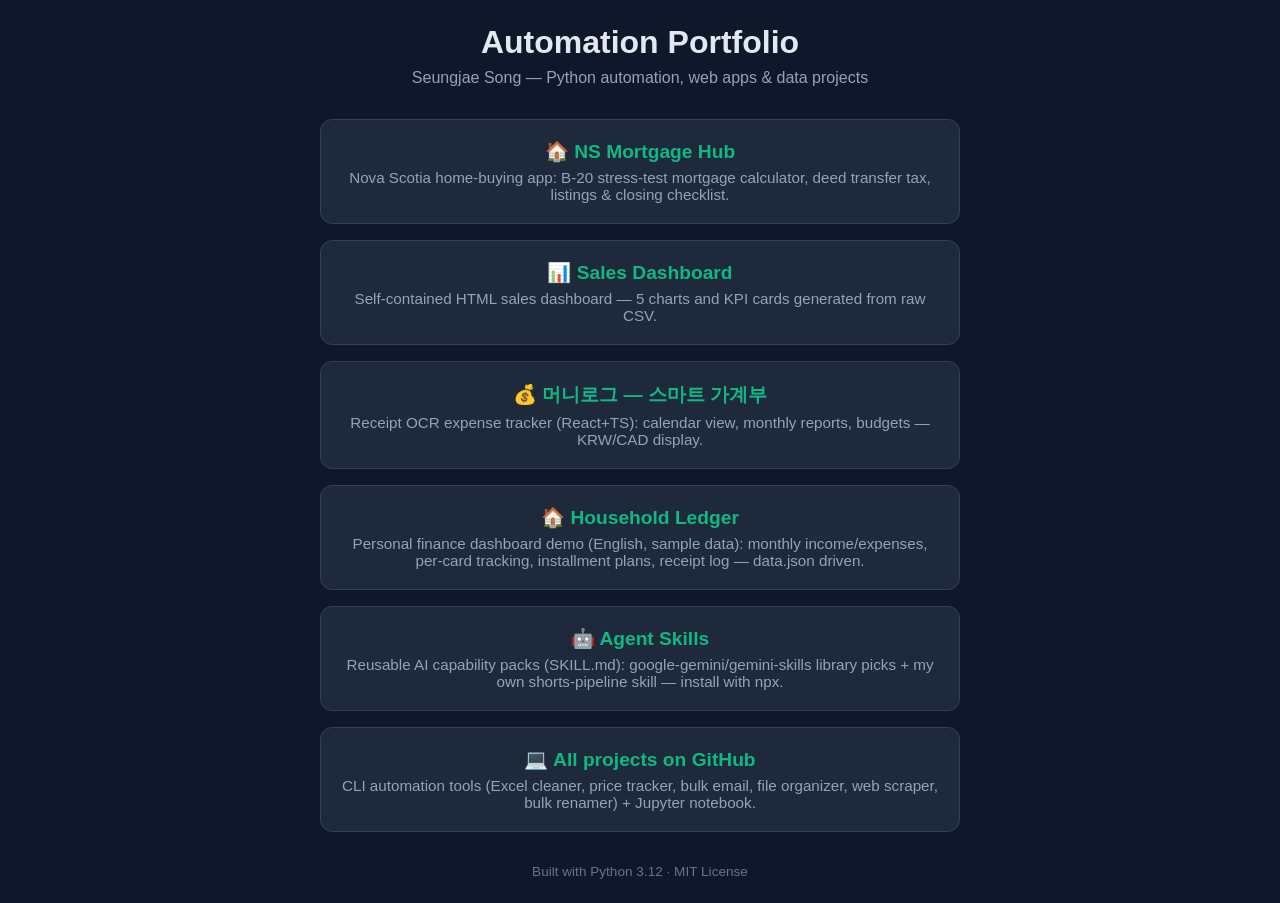
<file: index.html>
<!DOCTYPE html>
<html lang="en">
<head>
<meta charset="UTF-8">
<meta name="viewport" content="width=device-width, initial-scale=1.0">
<title>Seungjae Song — Automation Portfolio</title>
<style>
  * { box-sizing: border-box; margin: 0; padding: 0; }
  body { font-family: -apple-system, BlinkMacSystemFont, "Segoe UI", Roboto, sans-serif; background: #0f172a; color: #e2e8f0; min-height: 100vh; display: flex; align-items: center; justify-content: center; padding: 24px; }
  .wrap { max-width: 640px; width: 100%; text-align: center; }
  h1 { font-size: 2rem; margin-bottom: 8px; }
  p.sub { color: #94a3b8; margin-bottom: 32px; }
  .cards { display: grid; gap: 16px; }
  a.card { display: block; background: #1e293b; border: 1px solid #334155; border-radius: 12px; padding: 20px; text-decoration: none; color: inherit; transition: transform .15s, border-color .15s; }
  a.card:hover { transform: translateY(-2px); border-color: #10b981; }
  a.card h2 { font-size: 1.2rem; color: #10b981; margin-bottom: 6px; }
  a.card p { color: #94a3b8; font-size: .95rem; }
  .foot { margin-top: 32px; color: #64748b; font-size: .85rem; }
  .foot a { color: #10b981; }
</style>
</head>
<body>
<div class="wrap">
  <h1>Automation Portfolio</h1>
  <p class="sub">Seungjae Song — Python automation, web apps &amp; data projects</p>
  <div class="cards">
    <a class="card" href="./ns-mortgage-hub/">
      <h2>🏠 NS Mortgage Hub</h2>
      <p>Nova Scotia home-buying app: B-20 stress-test mortgage calculator, deed transfer tax, listings &amp; closing checklist.</p>
    </a>
    <a class="card" href="./dashboard-demo/dashboard/">
      <h2>📊 Sales Dashboard</h2>
      <p>Self-contained HTML sales dashboard — 5 charts and KPI cards generated from raw CSV.</p>
    </a>
    <a class="card" href="./moneylog/">
      <h2>💰 머니로그 — 스마트 가계부</h2>
      <p>Receipt OCR expense tracker (React+TS): calendar view, monthly reports, budgets — KRW/CAD display.</p>
    </a>
    <a class="card" href="./household/">
      <h2>🏠 Household Ledger</h2>
      <p>Personal finance dashboard demo (English, sample data): monthly income/expenses, per-card tracking, installment plans, receipt log — data.json driven.</p>
    </a>
    <a class="card" href="./agent-skills/">
      <h2>🤖 Agent Skills</h2>
      <p>Reusable AI capability packs (SKILL.md): google-gemini/gemini-skills library picks + my own shorts-pipeline skill — install with npx.</p>
    </a>
    <a class="card" href="https://github.com/ocean1547-ui/automation-portfolio">
      <h2>💻 All projects on GitHub</h2>
      <p>CLI automation tools (Excel cleaner, price tracker, bulk email, file organizer, web scraper, bulk renamer) + Jupyter notebook.</p>
    </a>
  </div>
  <p class="foot">Built with Python 3.12 · MIT License</p>
</div>
</body>
</html>
</file>
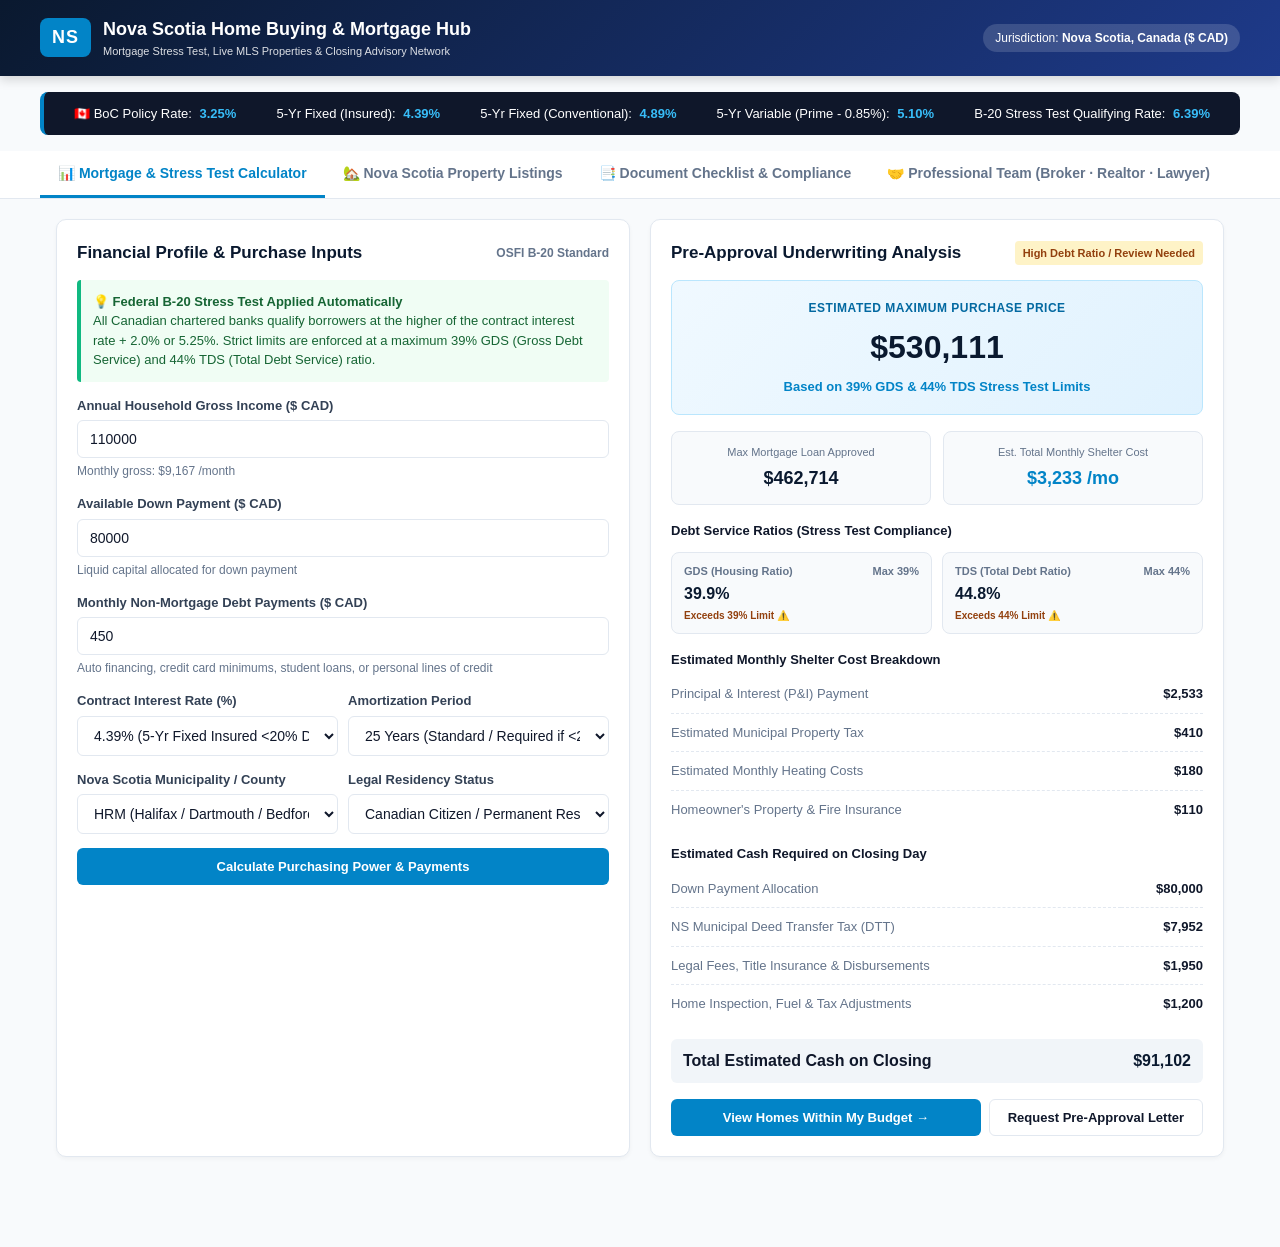
<file: ns-mortgage-hub/index.html>
<!DOCTYPE html>
<html lang="en">
<head>
  <meta charset="UTF-8" />
  <meta name="viewport" content="width=device-width, initial-scale=1.0" />
  <title>Nova Scotia Home Buying & Mortgage Intelligence Platform | Canada</title>
  <style>
    :root {
      --primary: #0a192f;
      --primary-light: #1e3a8a;
      --secondary: #0284c7;
      --accent: #f59e0b;
      --success: #10b981;
      --danger: #ef4444;
      --bg: #f8fafc;
      --card: #ffffff;
      --border: #e2e8f0;
      --text: #0f172a;
      --muted: #64748b;
    }
    * { box-sizing: border-box; margin: 0; padding: 0; font-family: -apple-system, BlinkMacSystemFont, "Segoe UI", Roboto, Helvetica, Arial, sans-serif; }
    body { background: var(--bg); color: var(--text); padding-bottom: 50px; line-height: 1.5; -webkit-font-smoothing: antialiased; }

    header { background: linear-gradient(135deg, #0a192f, #1e3a8a); color: white; padding: 16px 20px; position: sticky; top: 0; z-index: 100; box-shadow: 0 4px 10px rgba(0,0,0,0.15); }
    .header-inner { max-width: 1200px; margin: 0 auto; display: flex; justify-content: space-between; align-items: center; flex-wrap: wrap; gap: 10px; }
    .brand { display: flex; align-items: center; gap: 12px; }
    .logo-badge { background: #0284c7; color: white; font-weight: 800; font-size: 18px; padding: 6px 12px; border-radius: 8px; letter-spacing: 1px; }

    .rates-ticker { background: #0f172a; color: white; padding: 12px 16px; border-radius: 8px; margin: 16px auto; max-width: 1200px; display: flex; justify-content: space-around; flex-wrap: wrap; gap: 12px; font-size: 13px; border-left: 4px solid var(--secondary); }
    .rates-ticker .val { color: #38bdf8; font-weight: 700; margin-left: 4px; }

    nav { background: white; border-bottom: 1px solid var(--border); position: sticky; top: 62px; z-index: 90; }
    .nav-inner { max-width: 1200px; margin: 0 auto; display: flex; overflow-x: auto; }
    .tab-btn { padding: 14px 18px; border: none; background: none; font-size: 14px; font-weight: 600; color: var(--muted); cursor: pointer; border-bottom: 3px solid transparent; white-space: nowrap; transition: 0.2s; }
    .tab-btn:hover { color: var(--secondary); }
    .tab-btn.active { color: var(--secondary); border-bottom-color: var(--secondary); }

    main { max-width: 1200px; margin: 20px auto; padding: 0 16px; }
    .tab-pane { display: none; }
    .tab-pane.active { display: block; animation: fadeIn 0.25s ease; }
    @keyframes fadeIn { from { opacity: 0; transform: translateY(4px); } to { opacity: 1; transform: translateY(0); } }

    .grid-2 { display: grid; grid-template-columns: 1fr 1fr; gap: 20px; }
    .grid-3 { display: grid; grid-template-columns: repeat(auto-fill, minmax(320px, 1fr)); gap: 18px; }
    @media(max-width: 860px) { .grid-2 { grid-template-columns: 1fr; } }

    .card { background: white; border-radius: 10px; border: 1px solid var(--border); padding: 20px; box-shadow: 0 2px 4px rgba(0,0,0,0.04); margin-bottom: 20px; }
    .card-title { font-size: 17px; font-weight: 700; color: var(--primary); margin-bottom: 14px; display: flex; justify-content: space-between; align-items: center; flex-wrap: wrap; gap: 8px; }

    .form-group { margin-bottom: 14px; }
    .form-group label { display: block; font-size: 13px; font-weight: 600; margin-bottom: 5px; color: #334155; }
    .form-control { width: 100%; padding: 10px 12px; border: 1px solid var(--border); border-radius: 6px; font-size: 14px; background: white; color: var(--text); }
    .form-control:focus { outline: none; border-color: var(--secondary); box-shadow: 0 0 0 3px rgba(2,132,199,0.15); }
    .help { font-size: 12px; color: var(--muted); margin-top: 4px; }

    .info-box { background: #f0fdf4; border-left: 4px solid var(--success); padding: 12px; border-radius: 4px; font-size: 13px; margin-bottom: 14px; color: #166534; line-height: 1.5; }
    .info-box-blue { background: #f0f9ff; border-left: 4px solid var(--secondary); padding: 12px; border-radius: 4px; font-size: 13px; margin-bottom: 14px; color: #075985; line-height: 1.5; }

    .btn { display: inline-flex; align-items: center; justify-content: center; gap: 6px; padding: 10px 18px; border-radius: 6px; font-weight: 600; font-size: 13px; cursor: pointer; border: 1px solid transparent; transition: 0.2s; text-decoration: none; }
    .btn-primary { background: var(--secondary); color: white; }
    .btn-primary:hover { background: #0270a6; }
    .btn-outline { border-color: var(--border); background: white; color: var(--text); }
    .btn-outline:hover { background: #f1f5f9; }
    .btn-block { width: 100%; }
    .btn-sm { padding: 6px 12px; font-size: 12px; }

    .result-banner { background: linear-gradient(135deg, #f0f9ff 0%, #e0f2fe 100%); border: 1px solid #bae6fd; border-radius: 8px; padding: 18px; text-align: center; margin-bottom: 16px; }
    .result-banner .lbl { font-size: 12px; font-weight: 700; color: #0369a1; text-transform: uppercase; letter-spacing: 0.5px; }
    .result-banner .val { font-size: 32px; font-weight: 800; color: var(--primary); margin: 6px 0; white-space: nowrap; }
    .result-banner .sub { font-size: 13px; color: #0284c7; font-weight: 600; }

    .metric-grid { display: grid; grid-template-columns: 1fr 1fr; gap: 12px; margin-bottom: 16px; }
    .metric-box { background: #f8fafc; border: 1px solid var(--border); padding: 12px; border-radius: 8px; text-align: center; }
    .metric-box .m-lbl { font-size: 11px; color: var(--muted); margin-bottom: 4px; word-break: normal; }
    .metric-box .m-val { font-size: 18px; font-weight: 800; color: var(--primary); white-space: nowrap; }

    .ratio-status-grid { display: grid; grid-template-columns: 1fr 1fr; gap: 10px; margin: 12px 0 16px 0; }
    .ratio-card { background: #f8fafc; border: 1px solid var(--border); border-radius: 8px; padding: 10px 12px; }
    .ratio-card .r-title { font-size: 11px; color: var(--muted); font-weight: 600; display: flex; justify-content: space-between; }
    .ratio-card .r-val { font-size: 16px; font-weight: 800; color: var(--primary); margin: 2px 0; }
    .ratio-card .r-note { font-size: 10px; color: #166534; font-weight: 600; }

    .breakdown-table { width: 100%; border-collapse: collapse; margin-bottom: 16px; font-size: 13px; }
    .breakdown-table tr { border-bottom: 1px dashed var(--border); }
    .breakdown-table tr:last-child { border-bottom: none; }
    .breakdown-table td { padding: 9px 0; vertical-align: middle; }
    .breakdown-table td.lbl { color: var(--muted); text-align: left; }
    .breakdown-table td.val { text-align: right; font-weight: 600; color: var(--text); white-space: nowrap; }

    .total-highlight-row { background: #f1f5f9; border-radius: 6px; padding: 10px 12px; display: flex; justify-content: space-between; align-items: center; font-weight: 700; margin-top: 6px; }

    .badge { padding: 4px 8px; border-radius: 4px; font-size: 11px; font-weight: 700; white-space: nowrap; }
    .badge-success { background: #dcfce7; color: #166534; }
    .badge-warning { background: #fef3c7; color: #92400e; }
    .badge-danger { background: #fee2e2; color: #991b1b; }
    .badge-primary { background: #e0f2fe; color: #0369a1; }

    .filter-bar { background: white; padding: 12px; border-radius: 8px; border: 1px solid var(--border); margin-bottom: 16px; display: flex; gap: 10px; flex-wrap: wrap; align-items: center; }
    .prop-card { background: white; border: 1px solid var(--border); border-radius: 10px; overflow: hidden; box-shadow: 0 2px 4px rgba(0,0,0,0.04); display: flex; flex-direction: column; transition: transform 0.2s; }
    .prop-card:hover { transform: translateY(-3px); box-shadow: 0 8px 16px rgba(0,0,0,0.08); }
    .prop-banner { height: 160px; color: white; display: flex; flex-direction: column; justify-content: space-between; padding: 14px; position: relative; }
    .prop-body { padding: 16px; flex: 1; display: flex; flex-direction: column; }
    .prop-specs { display: flex; justify-content: space-between; background: #f8fafc; padding: 8px 10px; border-radius: 6px; font-size: 12px; margin: 10px 0; color: #475569; }

    .check-item { display: flex; gap: 12px; align-items: flex-start; padding: 12px 0; border-bottom: 1px solid #f1f5f9; }
    .check-item input[type=checkbox] { width: 18px; height: 18px; margin-top: 2px; accent-color: var(--secondary); cursor: pointer; flex-shrink: 0; }

    .modal-wrap { display: none; position: fixed; top: 0; left: 0; right: 0; bottom: 0; background: rgba(15,23,42,0.6); backdrop-filter: blur(4px); z-index: 200; align-items: center; justify-content: center; padding: 16px; }
    .modal-wrap.open { display: flex; }
    .modal-box { background: white; border-radius: 10px; width: 100%; max-width: 540px; max-height: 90vh; overflow-y: auto; padding: 24px; box-shadow: 0 20px 25px -5px rgba(0,0,0,0.2); }

    @media print { header, nav, .btn, .filter-bar, .modal-wrap { display: none !important; } .tab-pane { display: block !important; } }
  </style>
</head>
<body>

  <header>
    <div class="header-inner">
      <div class="brand">
        <span class="logo-badge">NS</span>
        <div>
          <h1 style="font-size: 18px; font-weight: 700;">Nova Scotia Home Buying & Mortgage Hub</h1>
          <p style="font-size: 11px; opacity: 0.85;">Mortgage Stress Test, Live MLS Properties & Closing Advisory Network</p>
        </div>
      </div>
      <div style="font-size: 12px; background: rgba(255,255,255,0.15); padding: 5px 12px; border-radius: 16px;">
        Jurisdiction: <strong>Nova Scotia, Canada ($ CAD)</strong>
      </div>
    </div>
  </header>

  <div class="rates-ticker">
    <div>🇨🇦 BoC Policy Rate: <span class="val">3.25%</span></div>
    <div>5-Yr Fixed (Insured): <span class="val">4.39%</span></div>
    <div>5-Yr Fixed (Conventional): <span class="val">4.89%</span></div>
    <div>5-Yr Variable (Prime - 0.85%): <span class="val">5.10%</span></div>
    <div>B-20 Stress Test Qualifying Rate: <span class="val" id="ticker-stress">6.39%</span></div>
  </div>

  <nav>
    <div class="nav-inner">
      <button class="tab-btn active" onclick="switchTab('calc')">📊 Mortgage & Stress Test Calculator</button>
      <button class="tab-btn" onclick="switchTab('props')">🏡 Nova Scotia Property Listings</button>
      <button class="tab-btn" onclick="switchTab('docs')">📑 Document Checklist & Compliance</button>
      <button class="tab-btn" onclick="switchTab('pros')">🤝 Professional Team (Broker · Realtor · Lawyer)</button>
      <button class="tab-btn" onclick="switchTab('summary')">📄 Buyer's Approval Summary</button>
    </div>
  </nav>

  <main>
    <section id="tab-calc" class="tab-pane active">
      <div class="grid-2">
        <div class="card">
          <div class="card-title">
            <span>Financial Profile & Purchase Inputs</span>
            <span style="font-size: 12px; color: var(--muted);">OSFI B-20 Standard</span>
          </div>
          <div class="info-box">
            <strong>💡 Federal B-20 Stress Test Applied Automatically</strong><br/>
            All Canadian chartered banks qualify borrowers at the higher of the contract interest rate + 2.0% or 5.25%. Strict limits are enforced at a maximum 39% GDS (Gross Debt Service) and 44% TDS (Total Debt Service) ratio.
          </div>
          <div class="form-group">
            <label>Annual Household Gross Income ($ CAD)</label>
            <input type="number" id="in-income" class="form-control" value="110000" step="5000" oninput="recalc()" />
            <div class="help" id="help-income">Monthly gross: $9,167 /month</div>
          </div>
          <div class="form-group">
            <label>Available Down Payment ($ CAD)</label>
            <input type="number" id="in-down" class="form-control" value="80000" step="5000" oninput="recalc()" />
            <div class="help" id="help-down">Liquid capital allocated for down payment</div>
          </div>
          <div class="form-group">
            <label>Monthly Non-Mortgage Debt Payments ($ CAD)</label>
            <input type="number" id="in-debts" class="form-control" value="450" step="50" oninput="recalc()" />
            <div class="help">Auto financing, credit card minimums, student loans, or personal lines of credit</div>
          </div>
          <div class="grid-2" style="gap: 10px; margin-bottom: 14px;">
            <div class="form-group" style="margin-bottom:0;">
              <label>Contract Interest Rate (%)</label>
              <select id="in-rate" class="form-control" onchange="recalc()">
                <option value="4.39" selected>4.39% (5-Yr Fixed Insured &lt;20% Down)</option>
                <option value="4.69">4.69% (3-Yr Fixed Insured)</option>
                <option value="4.89">4.89% (5-Yr Fixed Conventional 20%+ Down)</option>
                <option value="5.10">5.10% (5-Yr Variable Insured - P-0.85%)</option>
                <option value="5.45">5.45% (3-Yr Fixed Conventional)</option>
              </select>
            </div>
            <div class="form-group" style="margin-bottom:0;">
              <label>Amortization Period</label>
              <select id="in-amort" class="form-control" onchange="recalc()">
                <option value="25" selected>25 Years (Standard / Required if &lt;20% Down)</option>
                <option value="30">30 Years (Available with 20%+ Down)</option>
              </select>
            </div>
          </div>
          <div class="grid-2" style="gap: 10px; margin-bottom: 14px;">
            <div class="form-group" style="margin-bottom:0;">
              <label>Nova Scotia Municipality / County</label>
              <select id="in-mun" class="form-control" onchange="recalc()">
                <option value="halifax" selected>HRM (Halifax / Dartmouth / Bedford - 1.5% DTT)</option>
                <option value="colchester">Colchester County (Truro - 1.0% DTT)</option>
                <option value="kings">Kings County / Annapolis Valley (Wolfville - 1.5% DTT)</option>
              </select>
            </div>
            <div class="form-group" style="margin-bottom:0;">
              <label>Legal Residency Status</label>
              <select id="in-status" class="form-control" onchange="recalc()">
                <option value="pr" selected>Canadian Citizen / Permanent Resident (PR)</option>
                <option value="wp">Work Permit Holder (Valid 183+ Days &amp; Job Offer)</option>
                <option value="non">Non-Resident / Out-of-Province Buyer</option>
              </select>
            </div>
          </div>
          <button class="btn btn-primary btn-block" onclick="recalc()">Calculate Purchasing Power &amp; Payments</button>
        </div>

        <div class="card">
          <div class="card-title">
            <span>Pre-Approval Underwriting Analysis</span>
            <span class="badge badge-success" id="badge-status">Approval Viable / Low Risk</span>
          </div>

          <div class="result-banner">
            <div class="lbl">Estimated Maximum Purchase Price</div>
            <div class="val" id="out-max-price">$586,000</div>
            <div class="sub" id="out-max-price-sub">Based on 39% GDS &amp; 44% TDS Stress Test Limits</div>
          </div>

          <div class="metric-grid">
            <div class="metric-box">
              <div class="m-lbl">Max Mortgage Loan Approved</div>
              <div class="m-val" id="out-max-mortgage">$506,000</div>
            </div>
            <div class="metric-box">
              <div class="m-lbl">Est. Total Monthly Shelter Cost</div>
              <div class="m-val" style="color: var(--secondary);" id="out-monthly-total">$3,420 /mo</div>
            </div>
          </div>

          <div style="font-size: 13px; font-weight: 700; margin-bottom: 6px;">Debt Service Ratios (Stress Test Compliance)</div>
          <div class="ratio-status-grid">
            <div class="ratio-card" id="card-gds">
              <div class="r-title"><span>GDS (Housing Ratio)</span><span>Max 39%</span></div>
              <div class="r-val" id="out-gds">35.2%</div>
              <div class="r-note" id="note-gds">Compliant &amp; Safe Zone ✅</div>
            </div>
            <div class="ratio-card" id="card-tds">
              <div class="r-title"><span>TDS (Total Debt Ratio)</span><span>Max 44%</span></div>
              <div class="r-val" id="out-tds">40.1%</div>
              <div class="r-note" id="note-tds">Compliant &amp; Safe Zone ✅</div>
            </div>
          </div>

          <div style="font-size: 13px; font-weight: 700; margin: 14px 0 6px 0;">Estimated Monthly Shelter Cost Breakdown</div>
          <table class="breakdown-table">
            <tr><td class="lbl">Principal &amp; Interest (P&amp;I) Payment</td><td class="val" id="out-pi">$2,860</td></tr>
            <tr><td class="lbl">Estimated Municipal Property Tax</td><td class="val" id="out-tax">$410</td></tr>
            <tr><td class="lbl">Estimated Monthly Heating Costs</td><td class="val" id="out-heat">$180</td></tr>
            <tr><td class="lbl">Homeowner's Property &amp; Fire Insurance</td><td class="val" id="out-ins">$110</td></tr>
          </table>

          <div style="font-size: 13px; font-weight: 700; margin: 14px 0 6px 0;">Estimated Cash Required on Closing Day</div>
          <table class="breakdown-table">
            <tr><td class="lbl">Down Payment Allocation</td><td class="val" id="out-close-down">$80,000</td></tr>
            <tr><td class="lbl">NS Municipal Deed Transfer Tax (DTT)</td><td class="val" id="out-close-dtt">$8,790</td></tr>
            <tr><td class="lbl">Legal Fees, Title Insurance &amp; Disbursements</td><td class="val">$1,950</td></tr>
            <tr><td class="lbl">Home Inspection, Fuel &amp; Tax Adjustments</td><td class="val">$1,200</td></tr>
          </table>

          <div class="total-highlight-row">
            <span>Total Estimated Cash on Closing</span>
            <span id="out-close-total" style="color: var(--primary); font-size: 16px;">$91,940</span>
          </div>

          <div style="margin-top: 16px; display: flex; gap: 8px;">
            <button class="btn btn-primary" style="flex:1;" onclick="switchTab('props'); filterBudget();">View Homes Within My Budget →</button>
            <button class="btn btn-outline" onclick="openModal('broker')">Request Pre-Approval Letter</button>
          </div>
        </div>
      </div>
    </section>

    <section id="tab-props" class="tab-pane">
      <div class="filter-bar">
        <label style="font-size:13px; font-weight:700;">Region:</label>
        <select id="flt-region" class="form-control" style="width:auto;" onchange="renderProps()">
          <option value="all">All Nova Scotia</option>
          <option value="Bedford">Bedford</option>
          <option value="Halifax Peninsula">Halifax Peninsula</option>
          <option value="Dartmouth">Dartmouth</option>
          <option value="Halifax Mainland">Halifax Mainland (Clayton Park)</option>
          <option value="Fall River">Fall River</option>
          <option value="Truro">Truro</option>
        </select>
        <label style="font-size:13px; font-weight:700; margin-left:10px;">Property Type:</label>
        <select id="flt-type" class="form-control" style="width:auto;" onchange="renderProps()">
          <option value="all">All Property Types</option>
          <option value="Single Family Detached">Single Family Detached</option>
          <option value="Townhouse">Townhouse</option>
          <option value="Condominium">Condominium</option>
        </select>
        <label style="display:flex; align-items:center; gap:6px; margin-left:auto; cursor:pointer; font-size:13px; font-weight:700; color:var(--secondary);">
          <input type="checkbox" id="flt-budget" onchange="renderProps()" /> 🎯 Show Only Homes Within My Approved Budget
        </label>
      </div>

      <div class="grid-3" id="props-list"></div>
    </section>

    <section id="tab-docs" class="tab-pane">
      <div class="card">
        <div class="card-title">
          <span>Mortgage Underwriting &amp; Closing Document Checklist</span>
          <span class="badge badge-primary" id="doc-badge">Progress: 0% (0/9)</span>
        </div>
        <p style="font-size: 13px; color: var(--muted); margin-bottom: 16px;">Mandatory documentation required by Canadian Schedule I A-Lenders and default mortgage insurers (CMHC / Sagen / Canada Guaranty). Check off completed items as you prepare.</p>

        <h4 style="font-size: 14px; margin: 16px 0 8px 0; color: var(--secondary);">1. Income &amp; Employment Verification</h4>
        <div class="check-item"><input type="checkbox" onchange="checkDoc()"/><div><strong>Official Letter of Employment (Job Letter)</strong><p style="font-size:12px; color:var(--muted);">Dated within 30 days, on corporate letterhead, stating permanent full-time status, job title, start date, and guaranteed salary or hourly rate.</p></div></div>
        <div class="check-item"><input type="checkbox" onchange="checkDoc()"/><div><strong>Recent Paystubs (2–3 Consecutive Periods)</strong><p style="font-size:12px; color:var(--muted);">Demonstrating year-to-date (YTD) earnings, statutory CPP/EI deductions, and income tax withholdings.</p></div></div>
        <div class="check-item"><input type="checkbox" onchange="checkDoc()"/><div><strong>CRA Notices of Assessment (NOA) &amp; T4 Slips (Past 2 Years)</strong><p style="font-size:12px; color:var(--muted);">Confirming reported taxable income and verification that zero balance or tax arrears are owed to the Canada Revenue Agency.</p></div></div>

        <h4 style="font-size: 14px; margin: 20px 0 8px 0; color: var(--secondary);">2. Down Payment &amp; Source of Funds (AML Compliance)</h4>
        <div class="check-item"><input type="checkbox" onchange="checkDoc()"/><div><strong>90-Day Bank &amp; Investment Account Statements</strong><p style="font-size:12px; color:var(--muted);">Full consecutive 90-day history showing regular accumulation. Any large or non-payroll lump sum deposit must include written proof of source.</p></div></div>
        <div class="check-item"><input type="checkbox" onchange="checkDoc()"/><div><strong>Official Family Gift Letter (If Applicable)</strong><p style="font-size:12px; color:var(--muted);">Standard lender form signed by immediate family confirming gifted funds are non-repayable with no beneficial interest retained.</p></div></div>
        <div class="check-item"><input type="checkbox" onchange="checkDoc()"/><div><strong>FHSA / RRSP Home Buyers' Plan (HBP) Withdrawal Confirmation</strong><p style="font-size:12px; color:var(--muted);">Tax-free first-time homebuyer withdrawals (up to $60,000 per eligible buyer under updated federal HBP limits).</p></div></div>

        <h4 style="font-size: 14px; margin: 20px 0 8px 0; color: var(--secondary);">3. Identity, Credit &amp; Closing Prerequisites</h4>
        <div class="check-item"><input type="checkbox" onchange="checkDoc()"/><div><strong>Official Credit Bureau Reports (Equifax / TransUnion)</strong><p style="font-size:12px; color:var(--muted);">Minimum qualifying score of 650; prime tier-1 lender rates typically require 680 to 720+.</p></div></div>
        <div class="check-item"><input type="checkbox" onchange="checkDoc()"/><div><strong>Two Pieces of Valid Government Photo ID</strong><p style="font-size:12px; color:var(--muted);">Unexpired Canadian PR Card, Passport, or Nova Scotia Driver's License.</p></div></div>
        <div class="check-item"><input type="checkbox" onchange="checkDoc()"/><div><strong>Homeowner's Property &amp; Fire Insurance Binder</strong><p style="font-size:12px; color:var(--muted);">Must list the mortgage lender as first loss payee and be provided to your real estate lawyer prior to closing day.</p></div></div>
      </div>
    </section>

    <section id="tab-pros" class="tab-pane">
      <div class="info-box-blue">
        <strong>🤝 Nova Scotia Real Estate Closing Team</strong><br/>
        In Nova Scotia, <strong>retaining an independent Nova Scotia real estate lawyer is legally mandatory</strong> to execute land registry title transfers and escrow closing funds. Mortgage brokers and buyer's agents provide dedicated advisory at no direct charge to buyers (fees are paid by lenders and seller commissions).
      </div>
      <div class="grid-3">
        <div class="card">
          <div style="font-size:36px; margin-bottom:8px;">🏦</div>
          <h3 style="font-size:16px;">David Kim, AMP</h3>
          <p style="color:var(--secondary); font-size:13px; font-weight:600; margin-bottom:8px;">Licensed Senior Mortgage Specialist</p>
          <p style="font-size:12px; color:var(--muted); margin-bottom:14px;">Direct access to Canadian Big 5 banks (RBC, TD, Scotiabank, BMO) and Nova Scotia credit unions (CUA). Free pre-approval certificates and rate holds.</p>
          <button class="btn btn-primary btn-block btn-sm" onclick="openModal('broker', 'David Kim')">Request Pre-Approval Consultation</button>
        </div>
        <div class="card">
          <div style="font-size:36px; margin-bottom:8px;">🏡</div>
          <h3 style="font-size:16px;">Sarah MacDonald</h3>
          <p style="color:var(--secondary); font-size:13px; font-weight:600; margin-bottom:8px;">Licensed Nova Scotia Realtor (RE/MAX Nova)</p>
          <p style="font-size:12px; color:var(--muted); margin-bottom:14px;">12+ years specializing in Halifax, Bedford, and Dartmouth family neighbourhoods. Comparative market analyses, private home viewings, and APS negotiation.</p>
          <button class="btn btn-primary btn-block btn-sm" onclick="openModal('realtor', 'Sarah MacDonald')">Schedule Private Home Showing</button>
        </div>
        <div class="card">
          <div style="font-size:36px; margin-bottom:8px;">⚖️</div>
          <h3 style="font-size:16px;">Michael Fraser, LL.B.</h3>
          <p style="color:var(--secondary); font-size:13px; font-weight:600; margin-bottom:8px;">Real Estate Closing Lawyer &amp; Solicitor</p>
          <p style="font-size:12px; color:var(--muted); margin-bottom:14px;">Nova Scotia Property Online title search, municipal tax adjustments, Deed Transfer Tax exemption filings, title insurance, and trust fund disbursement.</p>
          <button class="btn btn-primary btn-block btn-sm" onclick="openModal('lawyer', 'Michael Fraser')">Request Closing Legal Quote</button>
        </div>
      </div>
    </section>

    <section id="tab-summary" class="tab-pane">
      <div class="card">
        <div class="card-title">
          <span>Nova Scotia Homebuyer &amp; Mortgage Approval Summary</span>
          <button class="btn btn-outline btn-sm" onclick="window.print()">🖨️ Print / Save as PDF</button>
        </div>
        <div style="background:#f8fafc; padding:14px; border-radius:8px; margin-bottom:16px; font-size:13px;">
          Report Generated: <strong id="sum-date">February 2025</strong> | Location: <strong>HRM (Halifax, NS)</strong> | Buyer Status: <strong>Citizen / PR</strong>
        </div>
        <div class="grid-2" style="margin-bottom:16px;">
          <div style="border:1px solid var(--border); padding:14px; border-radius:8px;">
            <h4 style="font-size:13px; color:var(--secondary); margin-bottom:10px;">📊 Purchasing Power &amp; Mortgage Qualification</h4>
            <table class="breakdown-table">
              <tr><td class="lbl">Annual Household Gross Income</td><td class="val" id="s-inc">$110,000</td></tr>
              <tr><td class="lbl">Allocated Down Payment</td><td class="val" id="s-down">$80,000</td></tr>
              <tr><td class="lbl">Contract Rate / Stress Test Rate</td><td class="val" id="s-rate">4.39% / 6.39%</td></tr>
              <tr style="font-weight:700; color:var(--secondary);"><td class="lbl" style="color:var(--secondary);">Estimated Maximum Purchase Price</td><td class="val" id="s-price">$586,000</td></tr>
              <tr style="font-weight:700;"><td class="lbl">Approved Mortgage Principal</td><td class="val" id="s-loan">$506,000</td></tr>
            </table>
          </div>
          <div style="border:1px solid var(--border); padding:14px; border-radius:8px;">
            <h4 style="font-size:13px; color:var(--secondary); margin-bottom:10px;">💰 Closing Capital &amp; Monthly Obligations</h4>
            <table class="breakdown-table">
              <tr><td class="lbl">Est. Total Monthly Shelter Cost</td><td class="val" id="s-month">$3,420 /mo</td></tr>
              <tr><td class="lbl">Stress Test Ratios (GDS / TDS)</td><td class="val" id="s-ratio">35.2% / 40.1%</td></tr>
              <tr><td class="lbl">NS Municipal Deed Transfer Tax (DTT)</td><td class="val" id="s-dtt">$8,790</td></tr>
              <tr><td class="lbl">Legal Fees, Title Ins &amp; Disbursements</td><td class="val">$3,150</td></tr>
              <tr style="font-weight:700; color:var(--primary);"><td class="lbl" style="color:var(--primary);">Total Cash Required on Closing</td><td class="val" id="s-cash">$91,940</td></tr>
            </table>
          </div>
        </div>
        <div class="info-box">
          <strong>💡 Senior Underwriting &amp; Closing Advice</strong><br/>
          Your qualifying debt service ratios (GDS ≤ 39%, TDS ≤ 44%) fall well within standard OSFI guidelines. In addition to your primary down payment, ensure an estimated $12,000 liquid reserve remains accessible in your Canadian chequing or savings account for at least 90 days to satisfy lender proof-of-closing-cost requirements.
        </div>
        <button class="btn btn-primary" onclick="openModal('all')">Connect With Complete Nova Scotia Professional Team</button>
      </div>
    </section>
  </main>

  <div class="modal-wrap" id="modal-consult">
    <div class="modal-box">
      <div style="display:flex; justify-content:space-between; align-items:center; margin-bottom:16px;">
        <h3 id="modal-title" style="font-size:16px; font-weight:700;">Schedule 1-on-1 Nova Scotia Homebuyer Consultation</h3>
        <button onclick="closeModal()" style="border:none; background:none; font-size:22px; cursor:pointer;">&times;</button>
      </div>
      <div class="form-group">
        <label>Full Legal Name</label>
        <input type="text" id="m-name" class="form-control" value="Michael Anderson" />
      </div>
      <div class="grid-2" style="gap:10px;">
        <div class="form-group">
          <label>Phone Number</label>
          <input type="tel" id="m-phone" class="form-control" value="902-555-0199" />
        </div>
        <div class="form-group">
          <label>Email Address</label>
          <input type="email" id="m-email" class="form-control" value="buyer@novascotiahome.ca" />
        </div>
      </div>
      <div class="form-group">
        <label>Service Area Required</label>
        <select id="m-type" class="form-control">
          <option value="broker">Mortgage Broker (Pre-Approval Letter &amp; Rate Strategy)</option>
          <option value="realtor">Licensed Realtor (Property Showings &amp; APS Offer Negotiation)</option>
          <option value="lawyer">Real Estate Closing Lawyer (Title Search &amp; Escrow Closing)</option>
          <option value="all">Complete One-Stop Team (Broker + Realtor + Lawyer)</option>
        </select>
      </div>
      <div class="form-group">
        <label>Inquiry Details &amp; Preferred Timeframe</label>
        <textarea id="m-notes" class="form-control" rows="3">Looking to purchase a single-family home in the $500,000 - $600,000 range in HRM. Need pre-approval letter and property showing assistance.</textarea>
      </div>
      <div style="display:flex; justify-content:flex-end; gap:8px; margin-top:16px;">
        <button class="btn btn-outline" onclick="closeModal()">Cancel</button>
        <button class="btn btn-primary" onclick="submitModal()">Submit Consultation Request</button>
      </div>
    </div>
  </div>

  <script>
    const data = {
      income: 110000, down: 80000, debts: 450, rate: 4.39, stress: 6.39, amort: 25,
      maxPrice: 586000, maxMortgage: 506000, monthlyTotal: 3420
    };

    const properties = [
      { id: 1, title: "Bedford Basin View Contemporary 2-Storey Residence", region: "Bedford", price: 589000, type: "Single Family Detached", beds: 4, baths: 3.5, sqft: 2450, tax: 4950, heat: 190, bg: "linear-gradient(135deg,#1e293b,#3b82f6)" },
      { id: 2, title: "Downtown Halifax Spring Garden Luxury High-Rise Condo", region: "Halifax Peninsula", price: 459000, type: "Condominium", beds: 2, baths: 2, sqft: 1050, tax: 3800, heat: 80, bg: "linear-gradient(135deg,#0f172a,#0ea5e9)" },
      { id: 3, title: "Russell Lake West Executive Lakeside Townhome", region: "Dartmouth", price: 499000, type: "Townhouse", beds: 3, baths: 2.5, sqft: 1880, tax: 4100, heat: 160, bg: "linear-gradient(135deg,#1e1b4b,#4338ca)" },
      { id: 4, title: "Clayton Park West Spacious Family Detached Home", region: "Halifax Mainland", price: 549000, type: "Single Family Detached", beds: 4, baths: 3, sqft: 2200, tax: 4400, heat: 210, bg: "linear-gradient(135deg,#334155,#475569)" },
      { id: 5, title: "Fall River Lakefront Custom Executive Estate", region: "Fall River", price: 669000, type: "Single Family Detached", beds: 4, baths: 3, sqft: 2600, tax: 5100, heat: 210, bg: "linear-gradient(135deg,#064e3b,#047857)" },
      { id: 6, title: "Truro Modern Energy-Efficient Starter Home", region: "Truro", price: 329000, type: "Single Family Detached", beds: 3, baths: 2, sqft: 1500, tax: 2400, heat: 160, bg: "linear-gradient(135deg,#1e1b4b,#4338ca)" }
    ];

    function switchTab(id) {
      document.querySelectorAll('.tab-btn').forEach((b, i) => {
        b.classList.toggle('active', ['calc','props','docs','pros','summary'][i] === id);
      });
      document.querySelectorAll('.tab-pane').forEach(p => p.classList.remove('active'));
      const target = document.getElementById('tab-' + id);
      if (target) target.classList.add('active');
      if (id === 'summary') updateSummary();
      window.scrollTo({top: 0, behavior: 'smooth'});
    }

    function fmt(n) {
      return '$' + Math.max(0, Math.round(n || 0)).toLocaleString('en-US');
    }

    function getPmt(p, ratePct, yrs) {
      if (p <= 0 || ratePct <= 0) return 0;
      const i = ratePct / 100;
      const r = Math.pow(1 + i/2, 2/12) - 1;
      const n = yrs * 12;
      return p * (r * Math.pow(1+r, n)) / (Math.pow(1+r, n) - 1);
    }

    function getPrinc(pmt, ratePct, yrs) {
      if (pmt <= 0 || ratePct <= 0) return 0;
      const i = ratePct / 100;
      const r = Math.pow(1 + i/2, 2/12) - 1;
      const n = yrs * 12;
      return pmt * (1 - Math.pow(1+r, -n)) / r;
    }

    function recalc() {
      const inc = Math.max(0, parseFloat(document.getElementById('in-income').value) || 0);
      const down = Math.max(0, parseFloat(document.getElementById('in-down').value) || 0);
      const debts = Math.max(0, parseFloat(document.getElementById('in-debts').value) || 0);
      const rate = parseFloat(document.getElementById('in-rate').value) || 4.39;
      const amort = parseInt(document.getElementById('in-amort').value) || 25;
      const mun = document.getElementById('in-mun').value;

      const stress = Math.max(rate + 2.0, 5.25);
      document.getElementById('ticker-stress').innerText = stress.toFixed(2) + '%';
      document.getElementById('help-income').innerText = 'Monthly gross: ' + fmt(inc / 12) + ' /month';
      document.getElementById('help-down').innerText = 'Liquid capital allocated for down payment';

      const mGross = Math.max(1, inc / 12);
      const estTax = 410, estHeat = 180, estIns = 110;

      const maxGdsPmt = (mGross * 0.39) - (estTax + estHeat);
      const maxTdsPmt = (mGross * 0.44) - (estTax + estHeat + debts);
      const maxQualPmt = Math.max(0, Math.min(maxGdsPmt, maxTdsPmt));

      const maxLoan = getPrinc(maxQualPmt, stress, amort);
      const maxPrice = Math.round(maxLoan + down);

      const loan = Math.max(0, maxPrice - down);
      let cmhc = 0;
      if (loan > 0 && maxPrice > 0) {
        const ltv = loan / maxPrice;
        if (ltv > 0.90) cmhc = loan * 0.0400;
        else if (ltv > 0.85) cmhc = loan * 0.0310;
        else if (ltv > 0.80) cmhc = loan * 0.0280;
      }
      const totalLoan = loan + cmhc;

      const pmt = getPmt(totalLoan, rate, amort);
      const mTotal = Math.round(pmt + estTax + estHeat + estIns);

      const stressPmt = getPmt(totalLoan, stress, amort);
      const gds = ((stressPmt + estTax + estHeat) / mGross) * 100;
      const tds = ((stressPmt + estTax + estHeat + debts) / mGross) * 100;

      const dttRate = mun === 'colchester' ? 0.010 : 0.015;
      const dtt = Math.round(maxPrice * dttRate);
      const totalCloseCash = down + dtt + 1950 + 1200;

      data.income = inc; data.down = down; data.debts = debts;
      data.rate = rate; data.stress = stress; data.amort = amort;
      data.maxPrice = maxPrice; data.maxMortgage = totalLoan; data.monthlyTotal = mTotal;

      document.getElementById('out-max-price').innerText = fmt(maxPrice);
      document.getElementById('out-max-mortgage').innerText = fmt(totalLoan);
      document.getElementById('out-monthly-total').innerText = fmt(mTotal) + ' /mo';

      document.getElementById('out-gds').innerText = gds.toFixed(1) + '%';
      document.getElementById('out-tds').innerText = tds.toFixed(1) + '%';

      const badge = document.getElementById('badge-status');
      const noteGds = document.getElementById('note-gds');
      const noteTds = document.getElementById('note-tds');

      if (gds <= 39 && tds <= 44) {
        badge.className = 'badge badge-success';
        badge.innerText = 'Approval Viable / Low Risk';
        noteGds.innerText = 'Compliant & Safe Zone ✅'; noteGds.style.color = '#166534';
        noteTds.innerText = 'Compliant & Safe Zone ✅'; noteTds.style.color = '#166534';
      } else {
        badge.className = 'badge badge-warning';
        badge.innerText = 'High Debt Ratio / Review Needed';
        noteGds.innerText = gds > 39 ? 'Exceeds 39% Limit ⚠️' : 'Compliant Zone ✅';
        noteGds.style.color = gds > 39 ? '#92400e' : '#166534';
        noteTds.innerText = tds > 44 ? 'Exceeds 44% Limit ⚠️' : 'Compliant Zone ✅';
        noteTds.style.color = tds > 44 ? '#92400e' : '#166534';
      }

      document.getElementById('out-pi').innerText = fmt(pmt);
      document.getElementById('out-tax').innerText = fmt(estTax);
      document.getElementById('out-heat').innerText = fmt(estHeat);
      document.getElementById('out-ins').innerText = fmt(estIns);

      document.getElementById('out-close-down').innerText = fmt(down);
      document.getElementById('out-close-dtt').innerText = fmt(dtt);
      document.getElementById('out-close-total').innerText = fmt(totalCloseCash);

      renderProps();
    }

    function renderProps() {
      const container = document.getElementById('props-list');
      if (!container) return;
      const reg = document.getElementById('flt-region').value;
      const typ = document.getElementById('flt-type').value;
      const onlyBudget = document.getElementById('flt-budget').checked;

      const filtered = properties.filter(p => {
        if (reg !== 'all' && p.region !== reg) return false;
        if (typ !== 'all' && p.type !== typ) return false;
        if (onlyBudget && p.price > data.maxPrice) return false;
        return true;
      });

      if (filtered.length === 0) {
        container.innerHTML = `<div style="grid-column:1/-1; text-align:center; padding:30px; background:white; border-radius:8px; border:1px dashed var(--border);">No properties match your current filter criteria. Try adjusting the budget or filters.</div>`;
        return;
      }

      container.innerHTML = filtered.map(p => {
        const canAfford = p.price <= data.maxPrice;
        const dtt = p.price * (p.region === 'Truro' ? 0.010 : 0.015);
        const minDown = (p.price <= 500000) ? (p.price * 0.05) : (25000 + (p.price - 500000) * 0.10);
        return `
          <div class="prop-card">
            <div class="prop-banner" style="background:${p.bg};">
              <div style="display:flex; justify-content:space-between;">
                <span class="badge" style="background:rgba(0,0,0,0.6); color:white;">${p.type}</span>
                ${canAfford ? '<span class="badge badge-success">Within Budget</span>' : '<span class="badge badge-warning">Exceeds Budget</span>'}
              </div>
              <div>
                <div style="font-size:12px; opacity:0.9;">📍 ${p.region}, Nova Scotia</div>
                <div style="font-size:22px; font-weight:800;">${fmt(p.price)}</div>
              </div>
            </div>
            <div class="prop-body">
              <h3 style="font-size:15px; font-weight:700; margin-bottom:6px;">${p.title}</h3>
              <div class="prop-specs">
                <span><strong>${p.beds}</strong> Beds</span>
                <span><strong>${p.baths}</strong> Baths</span>
                <span><strong>${p.sqft.toLocaleString()}</strong> sqft</span>
              </div>
              <div style="font-size:12px; color:var(--muted); line-height:1.6; margin-bottom:12px;">
                • Minimum Down Payment: <strong>${fmt(minDown)}</strong><br/>
                • Nova Scotia DTT: <strong>${fmt(dtt)}</strong><br/>
                • Annual Municipal Tax: <strong>${fmt(p.tax)}/yr</strong>
              </div>
              <button class="btn btn-primary btn-block btn-sm" onclick="openModal('realtor', 'Sarah MacDonald', 'Schedule private viewing for ${p.title} (${fmt(p.price)})')">
                Schedule Private Viewing
              </button>
            </div>
          </div>
        `;
      }).join('');
    }

    function filterBudget() {
      document.getElementById('flt-budget').checked = true;
      renderProps();
    }

    function checkDoc() {
      const boxes = document.querySelectorAll('#tab-docs input[type=checkbox]');
      let c = 0; boxes.forEach(b => { if(b.checked) c++; });
      const pct = Math.round((c / boxes.length) * 100);
      document.getElementById('doc-badge').innerText = `Progress: ${pct}% (${c}/${boxes.length})`;
    }

    function openModal(type, name = '', notes = '') {
      document.getElementById('m-type').value = type;
      if (notes) document.getElementById('m-notes').value = notes;
      document.getElementById('modal-consult').classList.add('open');
    }
    function closeModal() {
      document.getElementById('modal-consult').classList.remove('open');
    }
    function submitModal() {
      const name = document.getElementById('m-name').value;
      const phone = document.getElementById('m-phone').value;
      if (!name || !phone) {
        alert('Please provide your name and phone number.');
        return;
      }
      alert(`✅ Consultation Request Received!\n\nClient: ${name} (${phone})\nA Nova Scotia real estate specialist will contact you within 24 hours.`);
      closeModal();
    }

    function updateSummary() {
      const now = new Date();
      document.getElementById('sum-date').innerText = now.toLocaleDateString('en-CA', { year: 'numeric', month: 'long', day: 'numeric' });
      document.getElementById('s-inc').innerText = fmt(data.income);
      document.getElementById('s-down').innerText = fmt(data.down);
      document.getElementById('s-rate').innerText = `${data.rate}% / ${data.stress}%`;
      document.getElementById('s-price').innerText = fmt(data.maxPrice);
      document.getElementById('s-loan').innerText = fmt(data.maxMortgage);
      document.getElementById('s-month').innerText = fmt(data.monthlyTotal) + ' /mo';
      document.getElementById('s-ratio').innerText = `GDS ${document.getElementById('out-gds').innerText} / TDS ${document.getElementById('out-tds').innerText}`;
      document.getElementById('s-dtt').innerText = document.getElementById('out-close-dtt').innerText;
      document.getElementById('s-cash').innerText = document.getElementById('out-close-total').innerText;
    }

    window.addEventListener('DOMContentLoaded', () => {
      recalc();
    });
  </script>
</body>
</html>
</file>
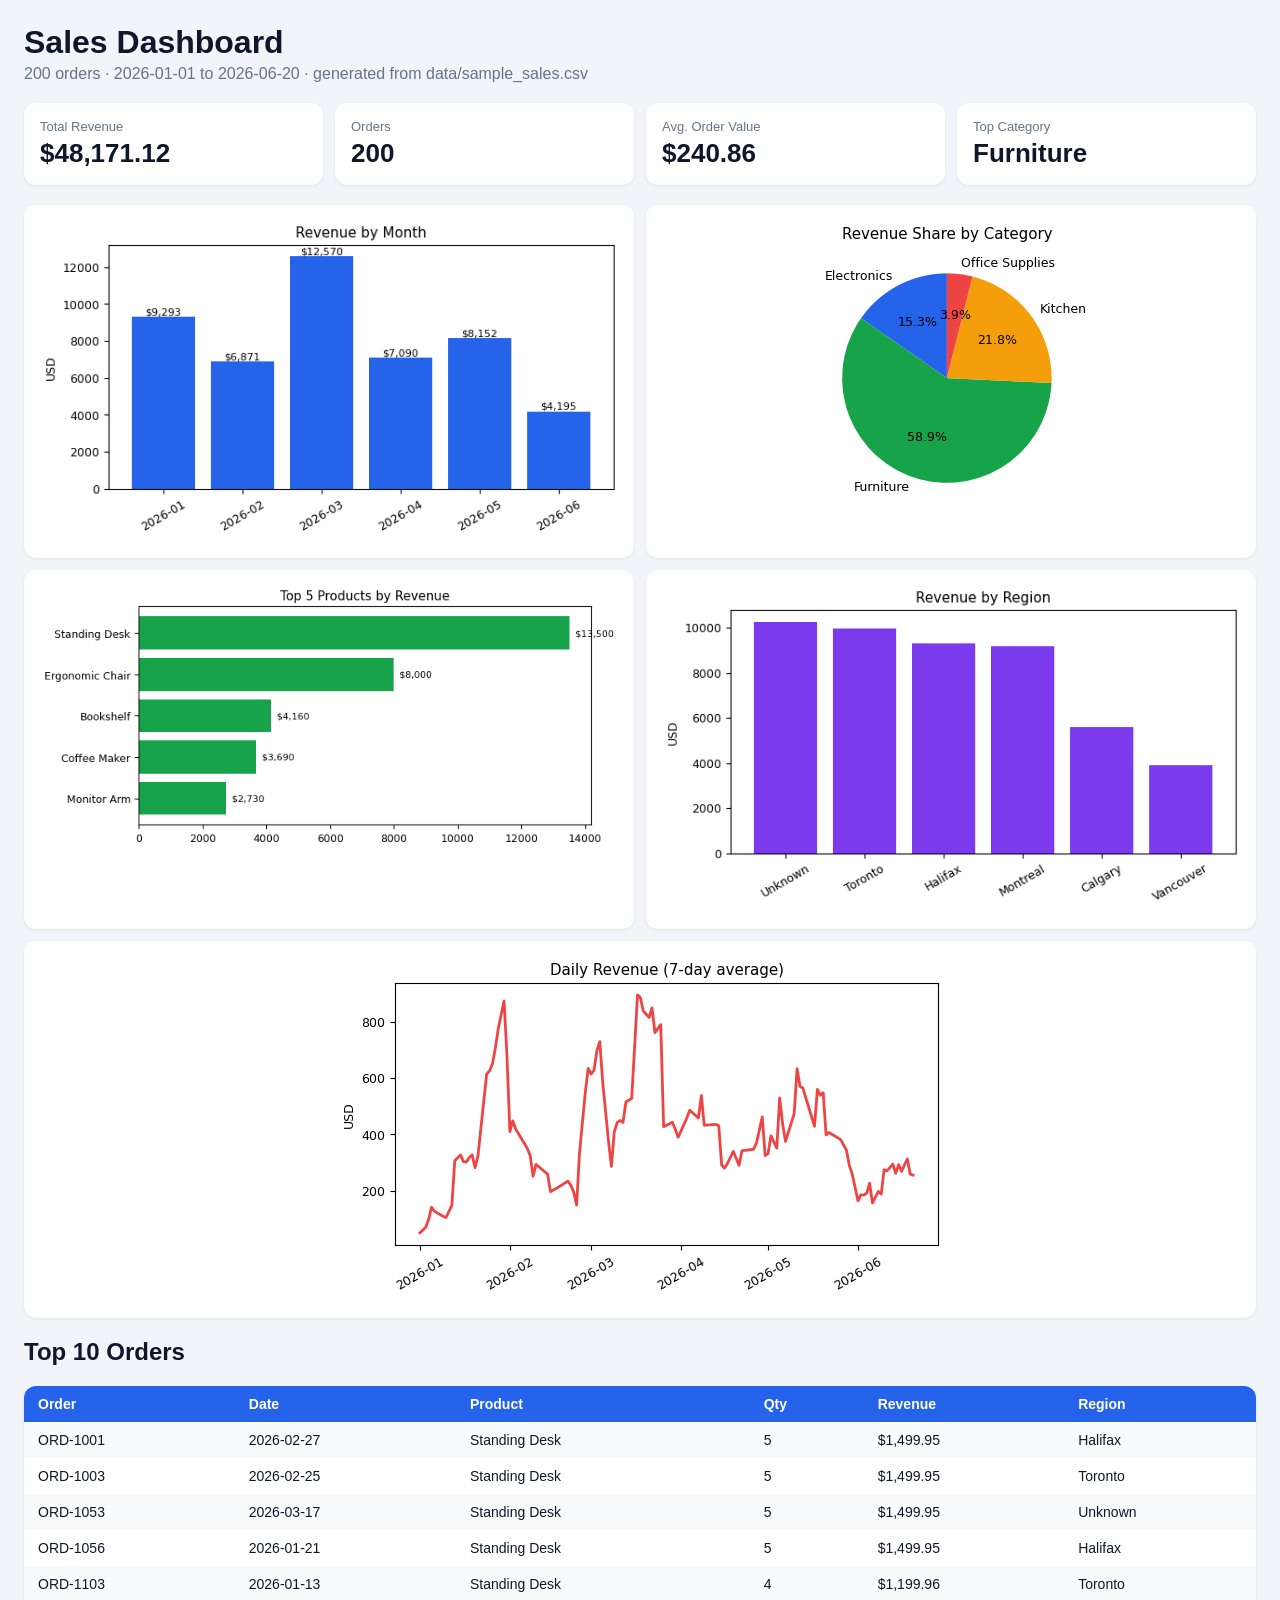
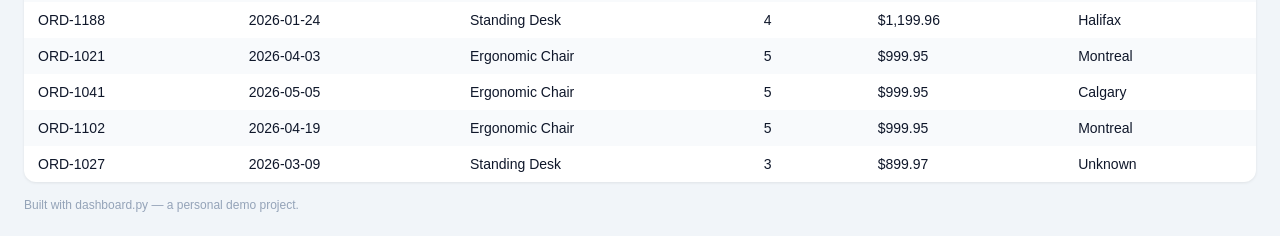
<file: dashboard-demo/dashboard/index.html>
<!DOCTYPE html>
<html lang="en">
<head>
<meta charset="utf-8">
<meta name="viewport" content="width=device-width, initial-scale=1">
<title>Sales Dashboard</title>
<style>
  body { font-family: -apple-system, Segoe UI, Roboto, sans-serif;
          background: #f1f5f9; color: #0f172a; margin: 0; padding: 24px; }
  h1 { margin: 0 0 4px; } .sub { color: #64748b; margin-bottom: 20px; }
  .kpis { display: grid; grid-template-columns: repeat(4, 1fr); gap: 12px;
           margin-bottom: 20px; }
  .kpi { background: #fff; border-radius: 12px; padding: 16px;
          box-shadow: 0 1px 3px rgba(0,0,0,.08); }
  .kpi .label { color: #64748b; font-size: 13px; }
  .kpi .value { font-size: 26px; font-weight: 700; margin-top: 4px; }
  .grid { display: grid; grid-template-columns: 1fr 1fr; gap: 12px; }
  .card { background: #fff; border-radius: 12px; padding: 12px;
           box-shadow: 0 1px 3px rgba(0,0,0,.08); text-align: center; }
  .card img { max-width: 100%; height: auto; }
  table { width: 100%; border-collapse: collapse; background: #fff;
           border-radius: 12px; overflow: hidden; margin-top: 20px;
           box-shadow: 0 1px 3px rgba(0,0,0,.08); }
  th, td { padding: 10px 14px; text-align: left; font-size: 14px; }
  th { background: #2563eb; color: #fff; }
  tr:nth-child(even) td { background: #f8fafc; }
  .footer { color: #94a3b8; font-size: 12px; margin-top: 16px; }
</style>
</head>
<body>
<h1>Sales Dashboard</h1>
<div class="sub">200 orders · 2026-01-01 to 2026-06-20 · generated from data/sample_sales.csv</div>
<div class="kpis">
  <div class="kpi"><div class="label">Total Revenue</div><div class="value">$48,171.12</div></div>
  <div class="kpi"><div class="label">Orders</div><div class="value">200</div></div>
  <div class="kpi"><div class="label">Avg. Order Value</div><div class="value">$240.86</div></div>
  <div class="kpi"><div class="label">Top Category</div><div class="value">Furniture</div></div>
</div>
<div class="grid">
  <div class="card"><img src="[data-uri]" alt="Monthly revenue"></div>
  <div class="card"><img src="[data-uri]" alt="Revenue by category"></div>
  <div class="card"><img src="[data-uri]" alt="Top products"></div>
  <div class="card"><img src="[data-uri]" alt="Revenue by region"></div>
</div>
<div class="card" style="margin-top:12px"><img src="[data-uri]" alt="Daily trend"></div>
<h2>Top 10 Orders</h2>
<table>
<tr><th>Order</th><th>Date</th><th>Product</th><th>Qty</th><th>Revenue</th><th>Region</th></tr>
<tr><td>ORD-1001</td><td>2026-02-27</td><td>Standing Desk</td><td>5</td><td>$1,499.95</td><td>Halifax</td></tr>
<tr><td>ORD-1003</td><td>2026-02-25</td><td>Standing Desk</td><td>5</td><td>$1,499.95</td><td>Toronto</td></tr>
<tr><td>ORD-1053</td><td>2026-03-17</td><td>Standing Desk</td><td>5</td><td>$1,499.95</td><td>Unknown</td></tr>
<tr><td>ORD-1056</td><td>2026-01-21</td><td>Standing Desk</td><td>5</td><td>$1,499.95</td><td>Halifax</td></tr>
<tr><td>ORD-1103</td><td>2026-01-13</td><td>Standing Desk</td><td>4</td><td>$1,199.96</td><td>Toronto</td></tr>
<tr><td>ORD-1188</td><td>2026-01-24</td><td>Standing Desk</td><td>4</td><td>$1,199.96</td><td>Halifax</td></tr>
<tr><td>ORD-1021</td><td>2026-04-03</td><td>Ergonomic Chair</td><td>5</td><td>$999.95</td><td>Montreal</td></tr>
<tr><td>ORD-1041</td><td>2026-05-05</td><td>Ergonomic Chair</td><td>5</td><td>$999.95</td><td>Calgary</td></tr>
<tr><td>ORD-1102</td><td>2026-04-19</td><td>Ergonomic Chair</td><td>5</td><td>$999.95</td><td>Montreal</td></tr>
<tr><td>ORD-1027</td><td>2026-03-09</td><td>Standing Desk</td><td>3</td><td>$899.97</td><td>Unknown</td></tr>
</table>
<div class="footer">Built with dashboard.py — a personal demo project.</div>
</body>
</html>
</file>
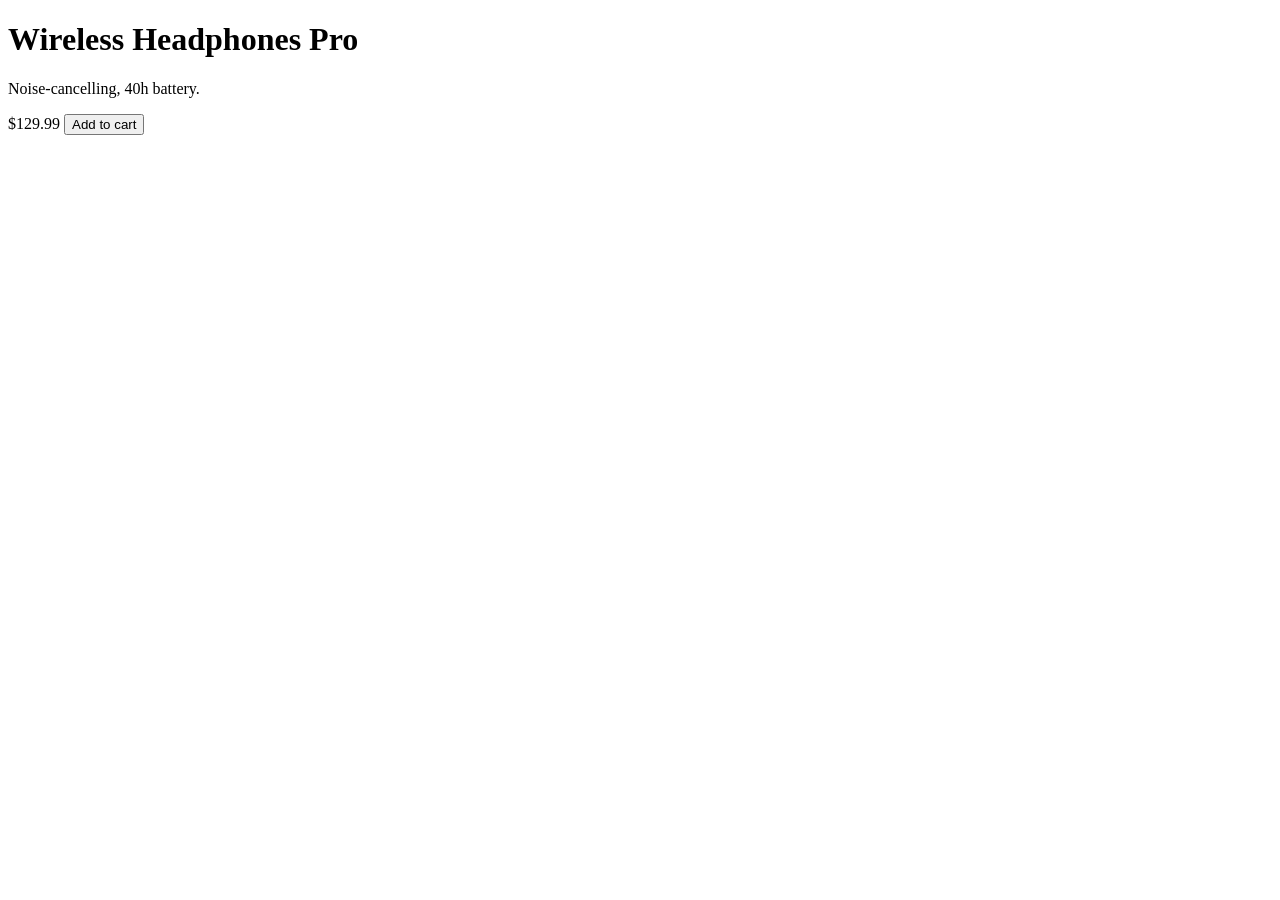
<file: price-tracker/demo/product_v1.html>
<!DOCTYPE html>
<html><head><title>Demo Store</title></head>
<body>
  <h1>Wireless Headphones Pro</h1>
  <p>Noise-cancelling, 40h battery.</p>
  <span class="price">$129.99</span>
  <button>Add to cart</button>
</body></html>
</file>
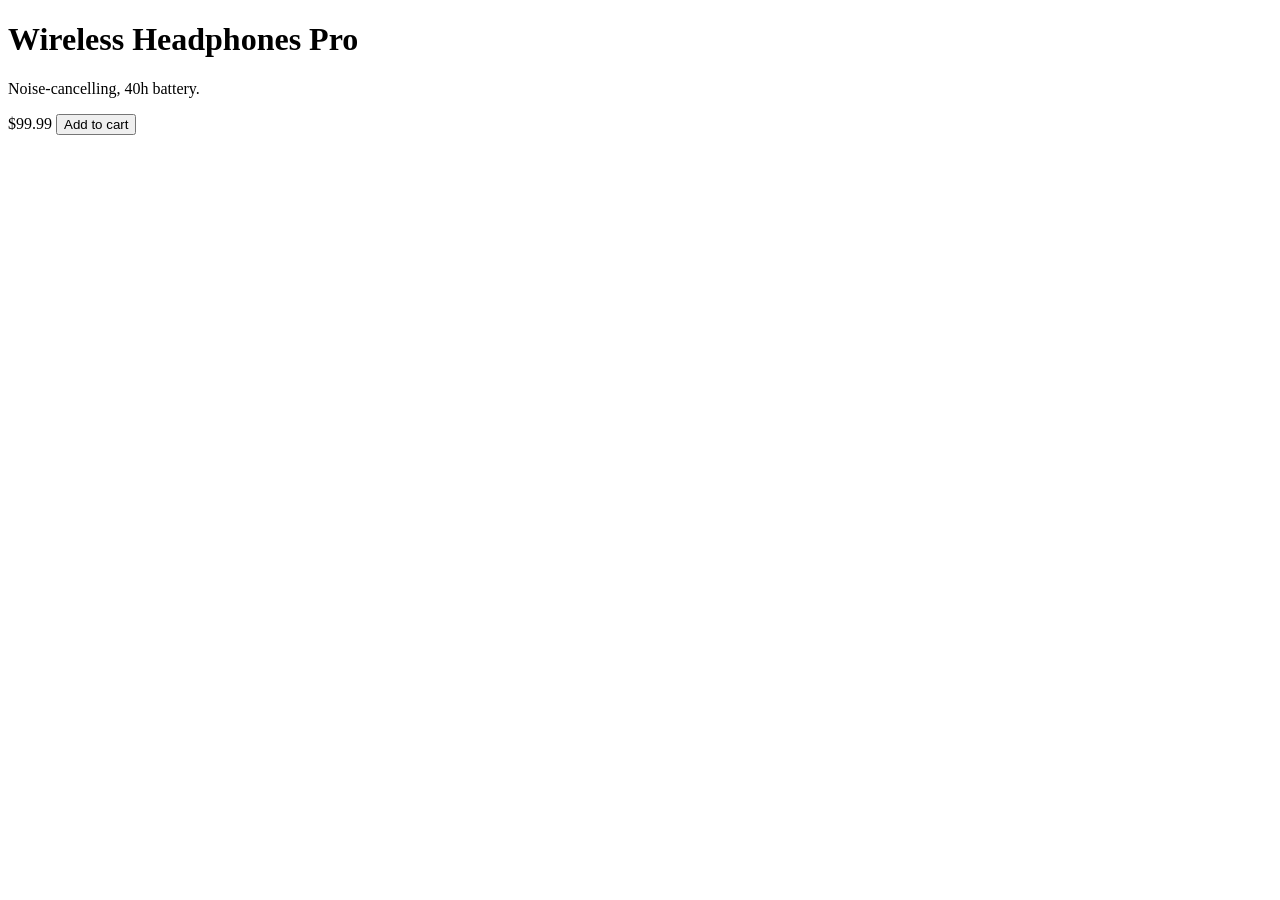
<file: price-tracker/demo/product_v2.html>
<!DOCTYPE html>
<html><head><title>Demo Store</title></head>
<body>
  <h1>Wireless Headphones Pro</h1>
  <p>Noise-cancelling, 40h battery.</p>
  <span class="price">$99.99</span>
  <button>Add to cart</button>
</body></html>
</file>
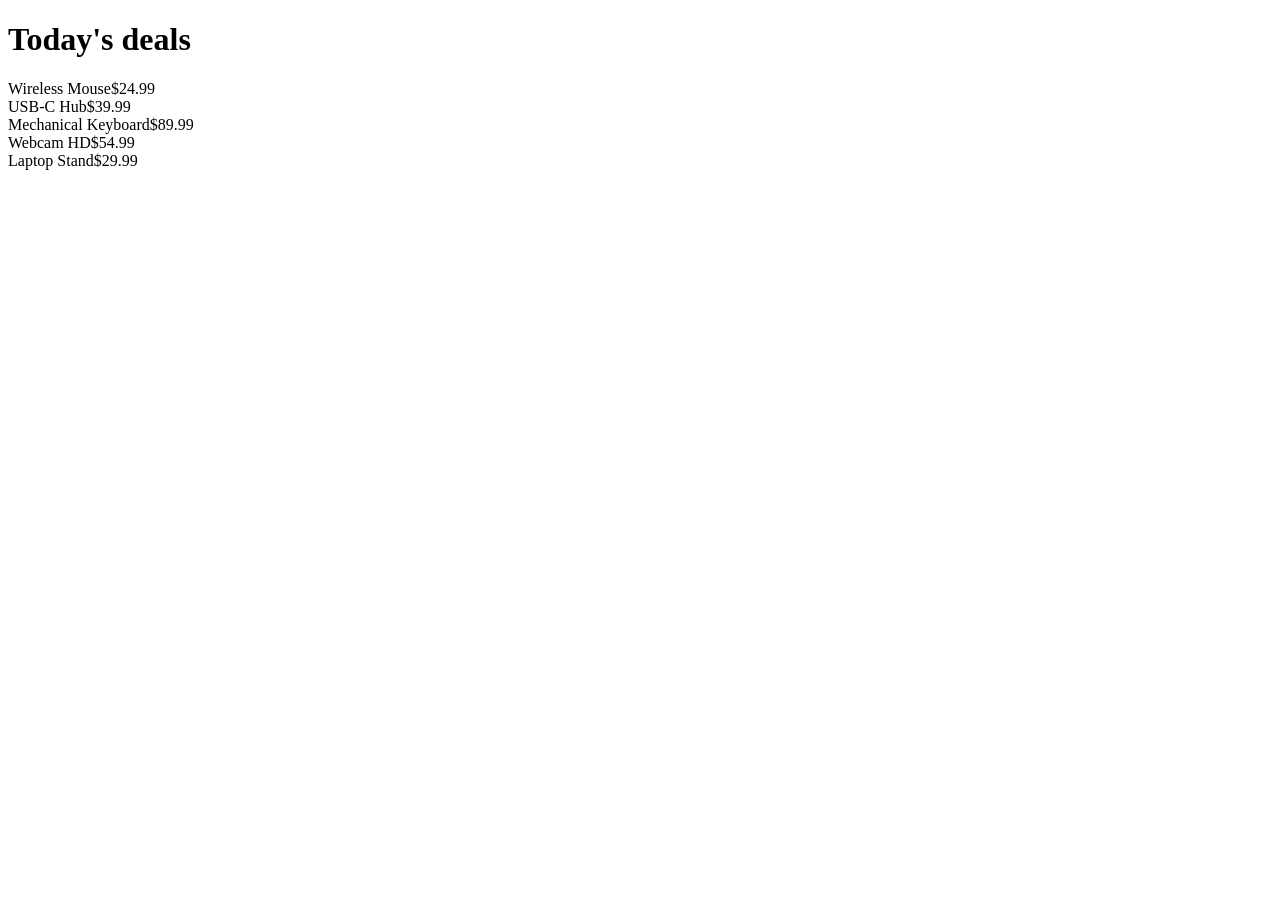
<file: web-scraper/demo/products.html>
<!DOCTYPE html>
<html><head><title>Demo Shop</title></head>
<body>
  <h1>Today's deals</h1>
  <div class="product"><span class="name">Wireless Mouse</span><span class="price">$24.99</span></div>
  <div class="product"><span class="name">USB-C Hub</span><span class="price">$39.99</span></div>
  <div class="product"><span class="name">Mechanical Keyboard</span><span class="price">$89.99</span></div>
  <div class="product"><span class="name">Webcam HD</span><span class="price">$54.99</span></div>
  <div class="product"><span class="name">Laptop Stand</span><span class="price">$29.99</span></div>
</body></html>
</file>
